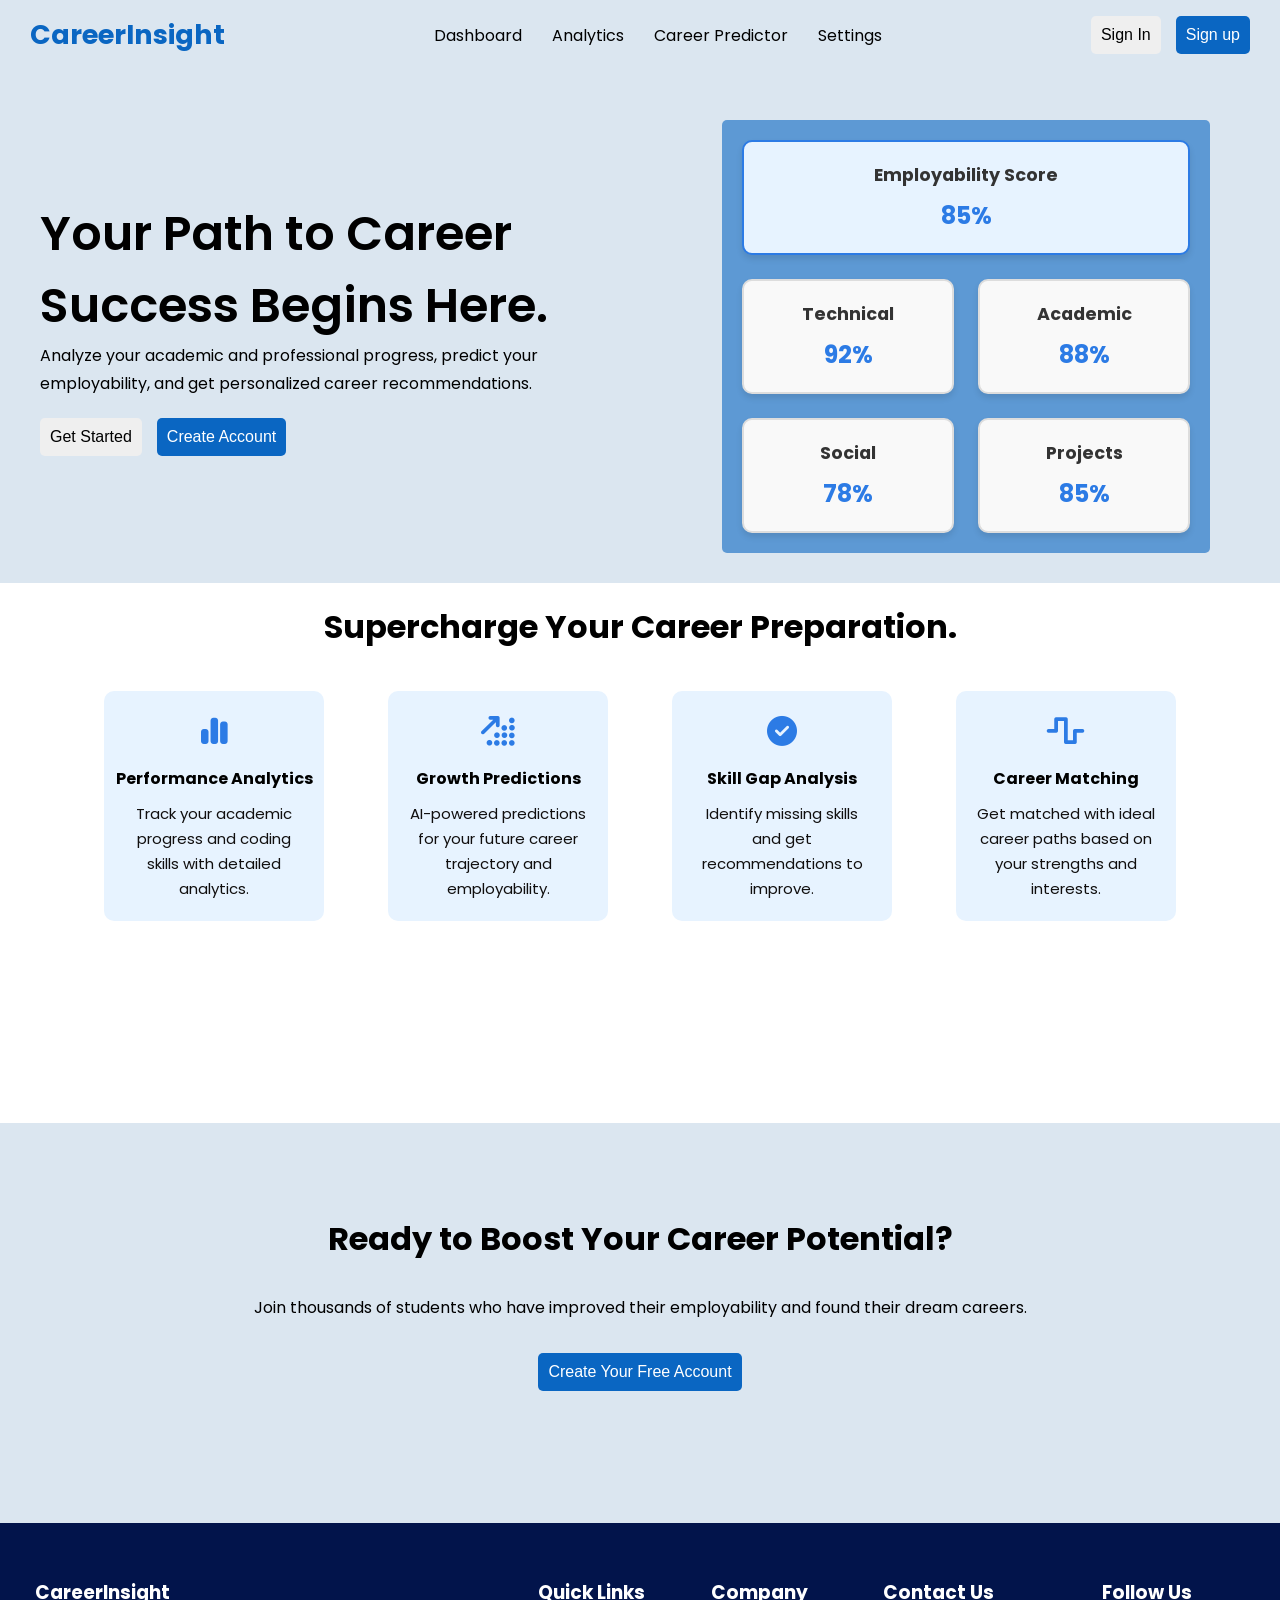
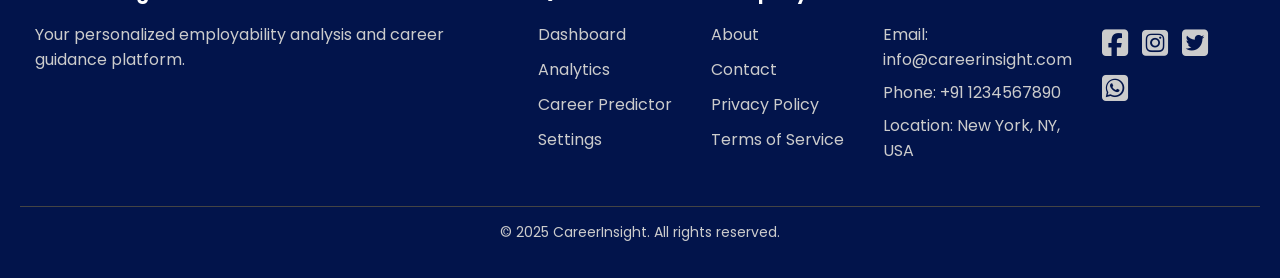
<file: index.html>
<!DOCTYPE html>
<html lang="en">
<head>
  <meta charset="UTF-8">
  <meta name="viewport" content="width=device-width, initial-scale=1.0">
  <title>CareerInsight</title>
  <link rel="stylesheet" href="style.css">
  <link rel="stylesheet" href="https://cdnjs.cloudflare.com/ajax/libs/font-awesome/6.7.2/css/all.min.css">
</head>
<body>
  <!-- Main section -->
   <div class="main">
    <!-- navbar -->
    <nav>
      <div class="logo">
        <h1>CareerInsight</h1>
      </div>
      <div class="nav-links">
        <ul>
          <li><a href="#">Dashboard</a></li>
          <li><a href="#">Analytics</a></li>
          <li><a href="#">Career Predictor</a></li>
          <li><a href="settings.html">Settings</a></li>
        </ul>
      </div>
      <div class="btn">
        <button id="signIn">Sign In</button>
        <button id="signUp">Sign up</button>
      </div>
    </nav>
    <!-- Home page -->
     <div class="hero">
      <div class="text-left">
        <h1>Your Path to Career Success Begins Here.</h1>
        <p>Analyze your academic and professional progress, predict your employability, and get personalized career recommendations.</p>
        <div class="btn">
          <button id="get-Started">Get Started</button>
          <button id="account">Create Account</button>
        </div>
      </div>
      <div class="score-grid">
        <div class="score-box employability">
          <h3>Employability Score</h3>
          <p>85%</p>
        </div>
        <div class="score-box">
          <h3>Technical</h3>
          <p>92%</p>
        </div>
        <div class="score-box">
          <h3>Academic</h3>
          <p>88%</p>
        </div>
        <div class="score-box">
          <h3>Social</h3>
          <p>78%</p>
        </div>
        <div class="score-box">
          <h3>Projects</h3>
          <p>85%</p>
        </div>
      </div> 
     </div>
     <!-- career section -->
      <div class="career-section">
        <div class="why-us">
          <h1>Supercharge Your Career Preparation.</h1>
          <div class="card-section">
            <div class="card">
              <i class="fa-solid fa-chart-simple"></i>
              <h3>Performance Analytics</h3>
              <p>Track your academic progress and coding skills with detailed analytics.</p>
            </div>
            <div class="card">
              <i class="fa-solid fa-arrow-up-right-dots"></i>
              <h3>Growth Predictions</h3>
              <p>AI-powered predictions for your future career trajectory and employability.</p>
            </div>
            <div class="card">
              <i class="fa-solid fa-circle-check"></i>
              <h3>Skill Gap Analysis</h3>
              <p>Identify missing skills and get recommendations to improve.</p>
            </div>
            <div class="card">
              <i class="fa-solid fa-wave-square"></i>
              <h3>Career Matching</h3>
              <p>Get matched with ideal career paths based on your strengths and interests.</p>
            </div>
          </div>
        </div>
        <div class="join-us">
          <h1>Ready to Boost Your Career Potential?</h1>
          <p>Join thousands of students who have improved their employability and found their dream careers.</p>
          <div class="btn">
            <button id="account">Create Your Free Account</button>
          </div>
        </div>
      </div>
      <!-- footer -->
      <footer>
        <div class="footer-container">
          <div class="footer-left">
            <div class="footer-about">
              <h3>CareerInsight</h3>
              <p>Your personalized employability analysis and career guidance platform.</p>
            </div>
          </div>
          <div class="footer-right">
            <div class="footer-links">
              <h3>Quick Links</h3>
              <ul>
                <li><a href="#">Dashboard</a></li>
                <li><a href="#">Analytics</a></li>
                <li><a href="#">Career Predictor</a></li>
                <li><a href="#">Settings</a></li>
              </ul>
            </div>
            <div class="footer-company">
              <h3>Company</h3>
              <ul>
                <li><a href="#">About</a></li>
                <li><a href="#">Contact</a></li>
                <li><a href="#">Privacy Policy</a></li>
                <li><a href="#">Terms of Service</a></li>
              </ul>
            </div>
            <div class="footer-contact">
              <h3>Contact Us</h3>
              <p>Email: info@careerinsight.com</p>
              <p>Phone: +91 1234567890</p>
              <p>Location: New York, NY, USA</p>
            </div>
            <div class="footer-social">
              <h3>Follow Us</h3>
              <div class="social-icons">
                <a href="#"><i class="fa-brands fa-square-facebook"></i></a>
                <a href="#"><i class="fa-brands fa-square-instagram"></i></a>
                <a href="#"><i class="fa-brands fa-square-twitter"></i></a>
                <a href="#"><i class="fa-brands fa-square-whatsapp"></i></a>
              </div>
            </div>
          </div>
      </div>
        <div class="footer-bottom">
          <p>&copy; 2025 CareerInsight. All rights reserved.</p>
        </div>
      </footer>
   </div>
</body>
</html>
</file>
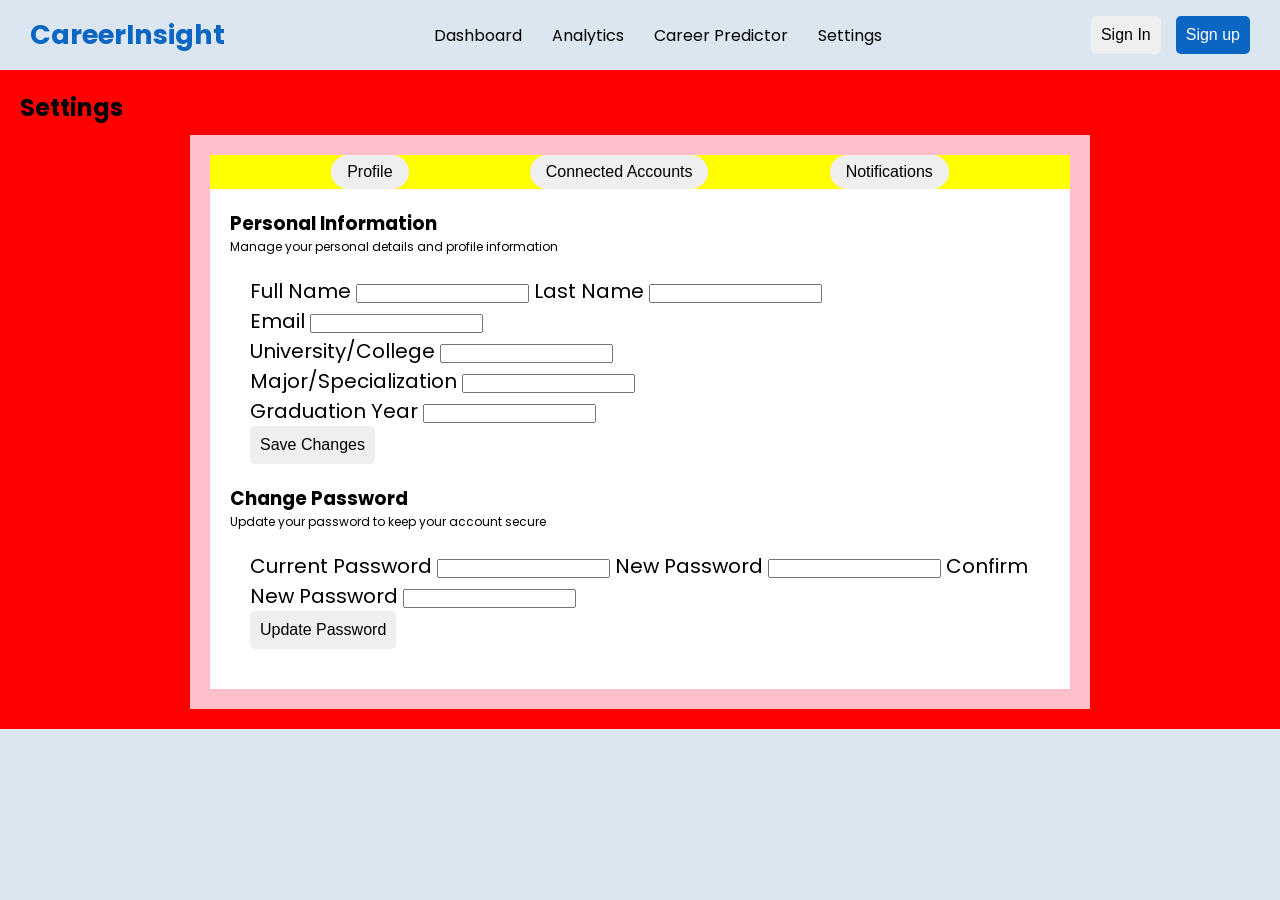
<file: settings.html>
<!DOCTYPE html>
<html lang="en">
<head>
  <meta charset="UTF-8">
  <meta name="viewport" content="width=device-width, initial-scale=1.0">
  <title>CareerInsight</title>
  <link rel="stylesheet" href="style.css">
  <link rel="stylesheet" href="https://cdnjs.cloudflare.com/ajax/libs/font-awesome/6.7.2/css/all.min.css">
</head>
<body>
  <div class="main">

    <!-- navbar -->

    <nav>
      <div class="logo">
        <h1>CareerInsight</h1>
      </div>
      <div class="nav-links">
        <ul>
          <li><a href="#">Dashboard</a></li>
          <li><a href="#">Analytics</a></li>
          <li><a href="#">Career Predictor</a></li>
          <li><a href="settings.html">Settings</a></li>
        </ul>
      </div>
      <div class="btn">
        <button id="signIn">Sign In</button>
        <button id="signUp">Sign up</button>
      </div>
    </nav>


    <!-- Home Page -->

     <div class="container">
      <h2>Settings</h2>
      <div class="setting-section">
        <div class="setting-items">
          <button onclick="showSection('profile')">Profile</button>
          <button onclick="showSection('connect-account')">Connected Accounts</button>
          <button onclick="showSection('notify')">Notifications</button>
        </div>
        
        <div id="profile" class="form-section">
          <h3>Personal Information</h3>
          <p>Manage your personal details and profile information</p>
          <form>
            <div class="name-section">
              <label for="fname">Full Name</label>
              <input type="text" id="name" placeholder="">
              <label for="lname">Last Name</label>
              <input type="text" id="name" placeholder="">
            </div>
            <div class="details">
              <label for="email">Email</label>
              <input type="email" id="email" placeholder=""/><br>
              <label for="college">University/College</label>
              <input type="text" id="college" placeholder=""><br>
              <label for="major">Major/Specialization</label>
              <input type="text" id="major" placeholder=""><br>
              <label for="year">Graduation Year</label>
              <input type="text" id="year" placeholder="">
            </div>
            <div class="btn">
              <button>Save Changes</button>
            </div>
          </form>
          <div class="change">
            <h3>Change Password</h3>
            <p>Update your password to keep your account secure</p>
            <form>
              <div class="password-section">
                <label for="curr-pass">Current Password</label>
                <input type="password" id="curr-pass" placeholder="">
                <label for="new-pass">New Password</label>
                <input type="password" id="new-pass" placeholder="">
                <label for="curr-pass">Confirm New Password</label>
                <input type="password" id="conf-pass" placeholder="">
              </div>
              <div class="btn">
                <button>Update Password</button>
              </div>
            </form>
          </div>
        </div>

        <div id="connect-account" class="form-section">
          <h3>Connected Accounts</h3>
          <p>Connect your accounts to enhance your analytics and insights</p>
          <div class="connect-cards">
            <div class="connect-card">
              <i class="fa-brands fa-github"></i>
              <div class="text">
                <h5>Github</h5>
                <p>Connect to track your coding activity</p>
              </div>
              <div class="btn">
                <button>Connect</button>
              </div>
            </div>
            <div class="connect-card">
                <i class="fa-solid fa-code"></i>
                <div class="text">
                <h5>LeetCode</h5>
                <p>Connect to track your coding challenge progress</p>
              </div>              
              <div class="btn">
                <button>Connect</button>
              </div>
            </div>
          </div>
        </div>
        <div id="notify" class="form-section">
          <h3>Notification Settings</h3>
          <p>Manage how and when we notify you</p>
          <div class="notify-cards">
            <div class="notify-card">
              <h5>Email Notifications</h5>
              <p>Receive updates and insights via email</p>
              <div class="toggle-btn">
                <label class="switch">
                  <input type="checkbox" id="toggleSwitch">
                  <span class="slider"></span>
                </label>
              </div>
            </div>
            <div class="notify-card">
              <h5>Email Notifications</h5>
              <p>Receive updates and insights via email</p>
              <div class="toggle-btn">
                <label class="switch">
                  <input type="checkbox" id="toggleSwitch">
                  <span class="slider"></span>
                </label>
              </div>
            </div>
            <div class="notify-card">
              <h5>Weekly Progress Reports</h5>
              <p>Get a summary of your weekly progress</p>
              <div class="toggle-btn">
                <label class="switch">
                  <input type="checkbox" id="toggleSwitch">
                  <span class="slider"></span>
                </label>
              </div>
            </div>
            <div class="notify-card">
              <h5>Career Opportunity Alerts</h5>
              <p>Be notified of relevant career opportunities</p>
              <div class="toggle-btn">
                <label class="switch">
                  <input type="checkbox" id="toggleSwitch">
                  <span class="slider"></span>
                </label>
              </div>
            </div>
            <div class="notify-card">
              <h5>Skill Gap Notifications</h5>
              <p>Alerts when new skill gaps are identified</p>
              <div class="toggle-btn">
                <label class="switch">
                  <input type="checkbox" id="toggleSwitch">
                  <span class="slider"></span>
                </label>
              </div>
            </div>
            <div class="notify-card">
              <h5>Newsletter</h5>
              <p>Monthly newsletter with industry insights</p>
              <div class="toggle-btn">
                <label class="switch">
                  <input type="checkbox" id="toggleSwitch">
                  <span class="slider"></span>
                </label>
              </div>
            </div>
          </div>
          <div class="btn">
            <button>Save Preferences</button>
          </div>
        </div>
      </div>
    </div>
    <script src="script.js"></script>
</body>
</html>
</file>
<file: style.css>
@import url('https://fonts.googleapis.com/css2?family=Chakra+Petch:ital,wght@0,300;0,400;0,500;0,600;0,700;1,300;1,400;1,500;1,600;1,700&family=Poppins:ital,wght@0,100;0,200;0,300;0,400;0,500;0,600;0,700;0,800;0,900;1,100;1,200;1,300;1,400;1,500;1,600;1,700;1,800;1,900&display=swap');

*{
  margin: 0;
  padding: 0;
  box-sizing: border-box;
  scroll-behavior: smooth;
}

body{
  background-color: rgb(219, 230, 240);
  font-family: "Poppins", sans-serif;
}

.main{
  width: 100%;
  height: 100vh;
}

nav{
  width: 100%;
  height: 70px;
  display: flex;
  justify-content: space-between;
  align-items: center;
  padding: 30px;
}

.logo{
  font-size: 18px;
  color: rgb(10, 102, 194);
}

.nav-links ul{
  list-style-type: none;
  display: flex;
  align-items: center;
  gap: 30px;
  font-size: 16px;
}

.nav-links a{
  text-decoration: none;
  color: black;
}

.btn{
  display: flex;
  align-items: center;
  gap: 15px;
}

.btn button{
  padding: 10px;
  text-align: center;
  border-radius: 5px;
  border: none;
  font-size: 16px;
  cursor: pointer;
}

.btn #signUp{
  color: white;
  background-color: rgb(10, 102, 194);
}

.hero{
  width: 100%;
  height: calc(100vh-70px);
  padding: 30px;
  display: flex;
  align-items: center;
  justify-content: space-between;
}

.text-left{
  width: 50%;
  height: 100%;
  display: flex;
  flex-direction: column;
  padding: 10px;
}

.text-left h1{
  font-size: 48px;
  font-weight: 600;
}

.text-left p{
  display: block;
  font-size: 16px;
  line-height: 28px;
  margin-bottom: 20px;
}

.text-left #account{
  color: white;
  background-color: rgb(10, 102, 194);
}

.score-grid{
  display: grid;
  grid-template-columns: repeat(auto-fit, minmax(150px, 1fr));
  background-color: rgba(10, 102, 194, 0.6);
  width: 40%;
  height: 100%;
  gap: 1.5rem;
  padding: 20px;
  margin-top: 20px;
  margin-right: 40px;
  border-radius: 5px;
}

.score-box{
  background-color: #f9f9f9;
  border: 2px solid #ddd;
  border-radius: 10px;
  text-align: center;
  padding: 20px;
  box-shadow: 0 4px 6px rgba(0, 0, 0, 0.1);
  transition: transform 0.2s ease;
}

.score-box:hover {
  transform: translateY(-5px);
}

.score-box h3 {
  margin-bottom: 10px;
  font-size: 1.1rem;
  color: #333;
}

.score-box p {
  font-size: 1.5rem;
  font-weight: bold;
  color: #2c7be5;
}

.score-box.employability {
  background-color: #e7f3ff;
  border-color: #2c7be5;
  grid-column: span 2;
  flex-direction: row;
  align-items: center;
  justify-content: space-between;
}

.career-section{
  width: 100%;
  height: 100vh;
}

.why-us{
  width: 100%;
  height: 60%;
  background-color: white;
  text-align: center;
  padding-top: 20px;
}

.card-section{
  display: flex;
  justify-content: space-evenly;
  align-items: center;
  padding: 20px;
  margin: 20px;
}

.card{
  width: 220px;
  height: 230px;
  background-color: #e7f3ff;
  font-size: 15px;
  line-height: 25px;
  border-radius: 10px;
  padding: 10px;
}


.card i{
  color: #2c7be5;
  margin: 15px;
  font-size: 30px;
}

.card h3{
  font-size: 16px;
  margin-top: 5px;
}

.card p{
  margin: 10px;
  color: rgb(16, 14, 14);
}

.join-us{
  width: 100%;
  height: 40%;
  padding: 25px;
  display: flex;
  flex-direction: column;
  justify-content: center;
  align-items: center;
}

.join-us p{
  padding: 10px;
  margin: 20px;
  line-height: 30px;
}

.btn #account{
  color: white;
  background-color: rgb(10, 102, 194);
}

/* footer */

footer{
  margin-top: 40px;
  background-color: rgb(2, 20, 75);
  color: #ccc;
  padding: 40px 20px 20px;
}

.footer-container{
  display: flex;
  justify-content: center;
  width: 100%;
  margin: auto;
}

.footer-right{
  width: 70%;
  display: flex;
  justify-content: space-between;
}

footer h3{
  color: #fff;
  margin-bottom: 15px;
}

.footer-about,
.footer-links,
.footer-contact,
.footer-company,
.footer-social {
  flex: 1 1 200px;
  margin: 15px;
}

.footer-links ul{
  list-style: none;
  padding: 0;
}

.footer-links ul li{
  margin-bottom: 10px;
}

.footer-links ul li a{
  color: #ccc;
  text-decoration: none;
}

.footer-company ul{
  list-style: none;
  padding: 0;
}

.footer-company ul li{
  margin-bottom: 10px;
}

.footer-company ul li a{
  color: #ccc;
  text-decoration: none;
}

.footer-contact p{
  margin: 8px 0;
}

.social-icons a{
  font-size: 30px;
  margin-right: 10px;
  color: #ccc;
  text-decoration: none;
}

.social-icons a:hover {
  color: #fff;
}

.footer-bottom {
  text-align: center;
  padding: 15px 0;
  border-top: 1px solid #444;
  margin-top: 20px;
  font-size: 14px;
}

/* settings section */
/* important */
.form-section {
  display: none;
}

.form-section.active {
  display: block;
}

.container{
  background-color: red;
  padding: 20px;
}

.setting-section{
  background-color: pink;
  margin: auto;
  margin-top: 10px;
  padding: 20px;
  width: 900px;
}

.setting-items{
  background-color: yellow;
  display: flex;
  justify-content: space-evenly;
  align-items: center;
}
.setting-items button{
  text-align: center;
  padding: 8px 16px;
  font-size: 16px;
  cursor: pointer;
  border-radius: 20px;
  border: none;
}

.form-section{
  background-color: #fff;
  padding: 20px;
}

.form-section p{
  font-size: 12px;
}

form{
  margin: 20px;
  font-size: 20px;
}

/* Connect - account */

.connect-cards{
  padding-top: 10px;
  background-color: red;
  display: flex;
  flex-direction: column;
  gap: 30px;
}

.connect-card{
  background-color: pink;
  padding: 20px;
  border-radius: 20px;
  display: flex;
  justify-content: space-around;
  align-items: center;
}



/* toggle button */

.switch{
  position: relative;
  display: inline-block;
  width: 60px;
  height: 34px;
}

.switch input{
  opacity: 0;
  width: 0;
  height: 0;
}

.slider{
  position: absolute;
  cursor: pointer;
  top: 0;
  left: 0;
  right: 0;
  bottom: 0;
  background-color: #ccc;
  transition: 0.4s;
  border-radius: 34px;
}

.slider:before{
  position: absolute;
  content: "";
  height: 26px;
  width: 26px;
  left: 4px;
  bottom: 4px;
  background-color: white;
  transition: 0.4s;
  border-radius: 50%;
}

input:checked + .slider{
  background-color: #2196F3;
}

input:checked + .slider:before{
  transform: translateX(26px);
}
</file>
